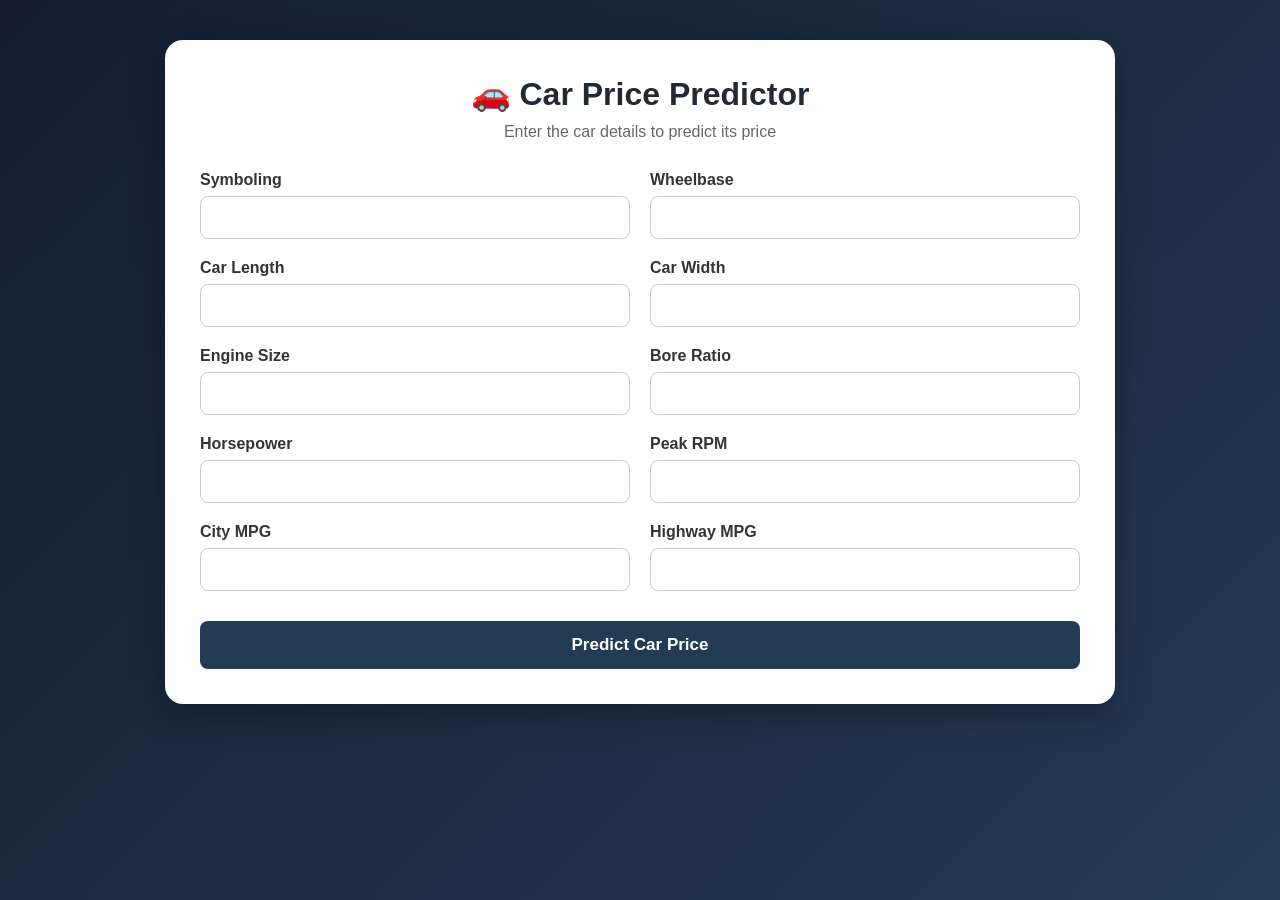
<file: static/index.html>
<!DOCTYPE html>
<html lang="en">

<head>
    <meta charset="UTF-8">
    <meta name="viewport" content="width=device-width, initial-scale=1.0">

    <title>Car Price Predictor</title>

    <link rel="stylesheet" href="/static/style.css">
</head>

<body>

    <div class="container">

        <h1>🚗 Car Price Predictor</h1>

        <p class="subtitle">
            Enter the car details to predict its price
        </p>

        <form id="predictionForm">

            <div class="form-grid">

                <div class="input-box">
                    <label>Symboling</label>
                    <input type="number" id="symboling" step="any" required>
                </div>

                <div class="input-box">
                    <label>Wheelbase</label>
                    <input type="number" id="wheelbase" step="any" required>
                </div>

                <div class="input-box">
                    <label>Car Length</label>
                    <input type="number" id="carlength" step="any" required>
                </div>

                <div class="input-box">
                    <label>Car Width</label>
                    <input type="number" id="carwidth" step="any" required>
                </div>

                <div class="input-box">
                    <label>Engine Size</label>
                    <input type="number" id="enginesize" step="any" required>
                </div>

                <div class="input-box">
                    <label>Bore Ratio</label>
                    <input type="number" id="boreratio" step="any" required>
                </div>

                <div class="input-box">
                    <label>Horsepower</label>
                    <input type="number" id="horsepower" step="any" required>
                </div>

                <div class="input-box">
                    <label>Peak RPM</label>
                    <input type="number" id="peakrpm" step="any" required>
                </div>

                <div class="input-box">
                    <label>City MPG</label>
                    <input type="number" id="citympg" step="any" required>
                </div>

                <div class="input-box">
                    <label>Highway MPG</label>
                    <input type="number" id="highwaympg" step="any" required>
                </div>

            </div>

            <button type="submit">
                Predict Car Price
            </button>

        </form>

        <div id="result"></div>

    </div>

    <script src="/static/script.js"></script>

</body>
</html>
</file>
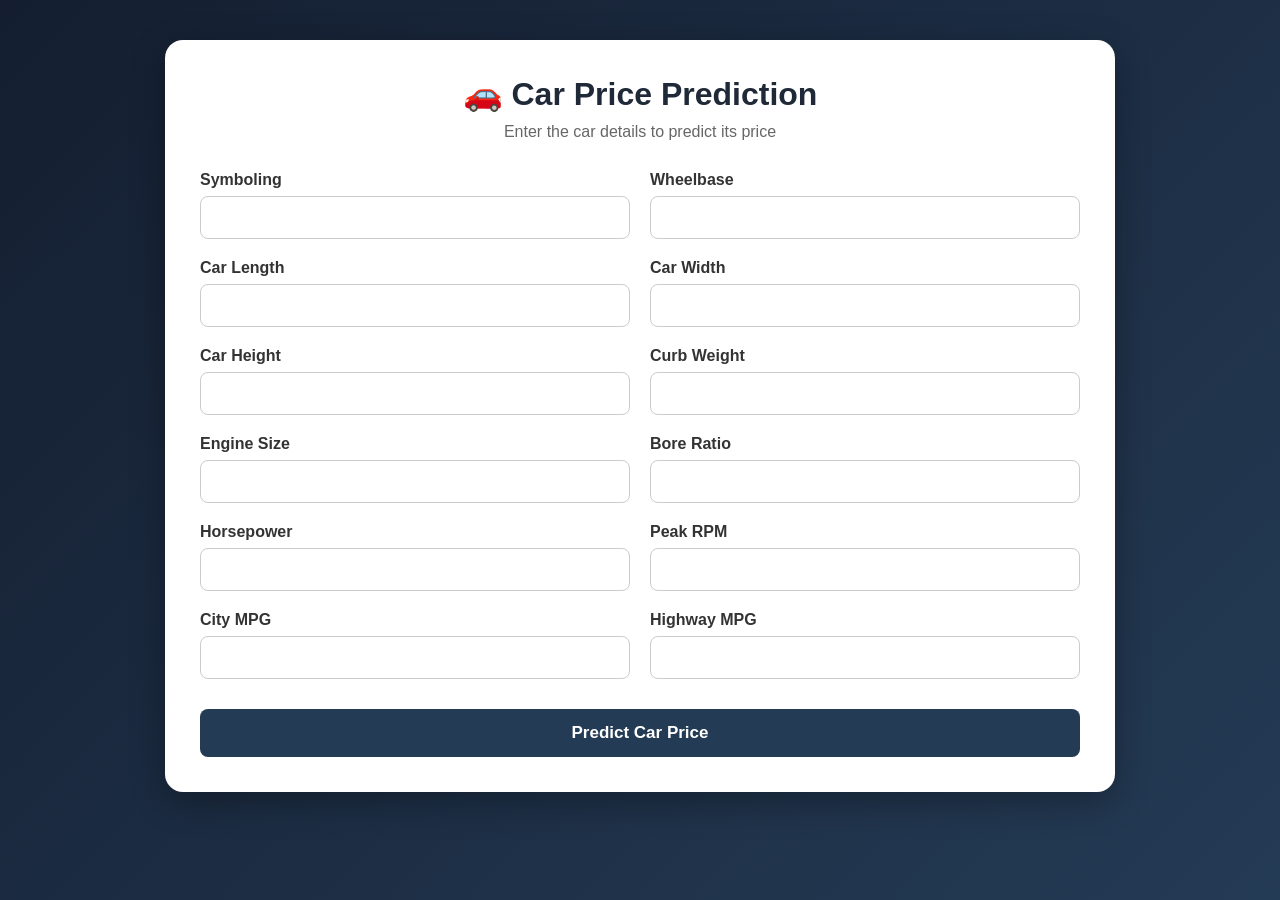
<file: templates/index.html>
<!DOCTYPE html>
<html lang="en">

<head>
    <meta charset="UTF-8">
    <meta name="viewport" content="width=device-width, initial-scale=1.0">

    <title>Car Price Prediction</title>

    <link rel="stylesheet" href="/static/style.css">
</head>

<body>

    <div class="container">

        <h1>🚗 Car Price Prediction</h1>

        <p class="subtitle">
            Enter the car details to predict its price
        </p>

        <form id="predictionForm">

            <div class="form-grid">

                <div class="input-box">
                    <label>Symboling</label>
                    <input type="number" step="any" id="symboling" required>
                </div>

                <div class="input-box">
                    <label>Wheelbase</label>
                    <input type="number" step="any" id="wheelbase" required>
                </div>

                <div class="input-box">
                    <label>Car Length</label>
                    <input type="number" step="any" id="carlength" required>
                </div>

                <div class="input-box">
                    <label>Car Width</label>
                    <input type="number" step="any" id="carwidth" required>
                </div>

                <div class="input-box">
                    <label>Car Height</label>
                    <input type="number" step="any" id="carheight" required>
                </div>

                <div class="input-box">
                    <label>Curb Weight</label>
                    <input type="number" step="any" id="curbweight" required>
                </div>

                <div class="input-box">
                    <label>Engine Size</label>
                    <input type="number" step="any" id="enginesize" required>
                </div>

                <div class="input-box">
                    <label>Bore Ratio</label>
                    <input type="number" step="any" id="boreratio" required>
                </div>

                <div class="input-box">
                    <label>Horsepower</label>
                    <input type="number" step="any" id="horsepower" required>
                </div>

                <div class="input-box">
                    <label>Peak RPM</label>
                    <input type="number" step="any" id="peakrpm" required>
                </div>

                <div class="input-box">
                    <label>City MPG</label>
                    <input type="number" step="any" id="citympg" required>
                </div>

                <div class="input-box">
                    <label>Highway MPG</label>
                    <input type="number" step="any" id="highwaympg" required>
                </div>

            </div>

            <button type="submit" id="predictButton">
                Predict Car Price
            </button>

        </form>


        <div id="loading" class="loading">
            Predicting...
        </div>


        <div id="result" class="result">

            <h2>Predicted Car Price</h2>

            <p id="predictionValue">₹ 0</p>

        </div>


        <div id="error" class="error"></div>

    </div>


    <script src="/static/script.js"></script>

</body>

</html>
</file>
<file: static/style.css>
* {
    margin: 0;
    padding: 0;
    box-sizing: border-box;
    font-family: Arial, sans-serif;
}

body {
    min-height: 100vh;
    padding: 40px 20px;

    background: linear-gradient(
        135deg,
        #141e30,
        #243b55
    );
}

.container {
    max-width: 950px;
    margin: auto;

    background: white;

    padding: 35px;

    border-radius: 18px;

    box-shadow:
        0 10px 35px rgba(0, 0, 0, 0.3);
}

h1 {
    text-align: center;

    color: #1f2937;

    margin-bottom: 10px;
}

.subtitle {
    text-align: center;

    color: #666;

    margin-bottom: 30px;
}

.form-grid {
    display: grid;

    grid-template-columns:
        repeat(2, 1fr);

    gap: 20px;
}

.input-box {
    display: flex;

    flex-direction: column;
}

label {
    margin-bottom: 7px;

    font-weight: bold;

    color: #333;
}

input {
    padding: 12px;

    border: 1px solid #ccc;

    border-radius: 8px;

    font-size: 15px;
}

input:focus {
    outline: none;

    border-color: #243b55;
}

button {
    width: 100%;

    margin-top: 30px;

    padding: 14px;

    border: none;

    border-radius: 8px;

    background: #243b55;

    color: white;

    font-size: 17px;

    font-weight: bold;

    cursor: pointer;
}

button:hover {
    background: #141e30;
}

button:disabled {
    opacity: 0.6;

    cursor: not-allowed;
}

.loading {
    display: none;

    text-align: center;

    margin-top: 25px;

    font-weight: bold;
}

.result {
    display: none;

    margin-top: 30px;

    padding: 25px;

    text-align: center;

    border-radius: 12px;

    background: #f0fdf4;

    border: 1px solid #bbf7d0;
}

.result h2 {
    color: #166534;
}

.result p {
    margin-top: 10px;

    font-size: 30px;

    font-weight: bold;

    color: #15803d;
}

.error {
    display: none;

    margin-top: 20px;

    padding: 15px;

    text-align: center;

    border-radius: 8px;

    background: #fee2e2;

    color: #b91c1c;
}

@media (max-width: 700px) {

    .form-grid {
        grid-template-columns: 1fr;
    }

    .container {
        padding: 20px;
    }
}
</file>
